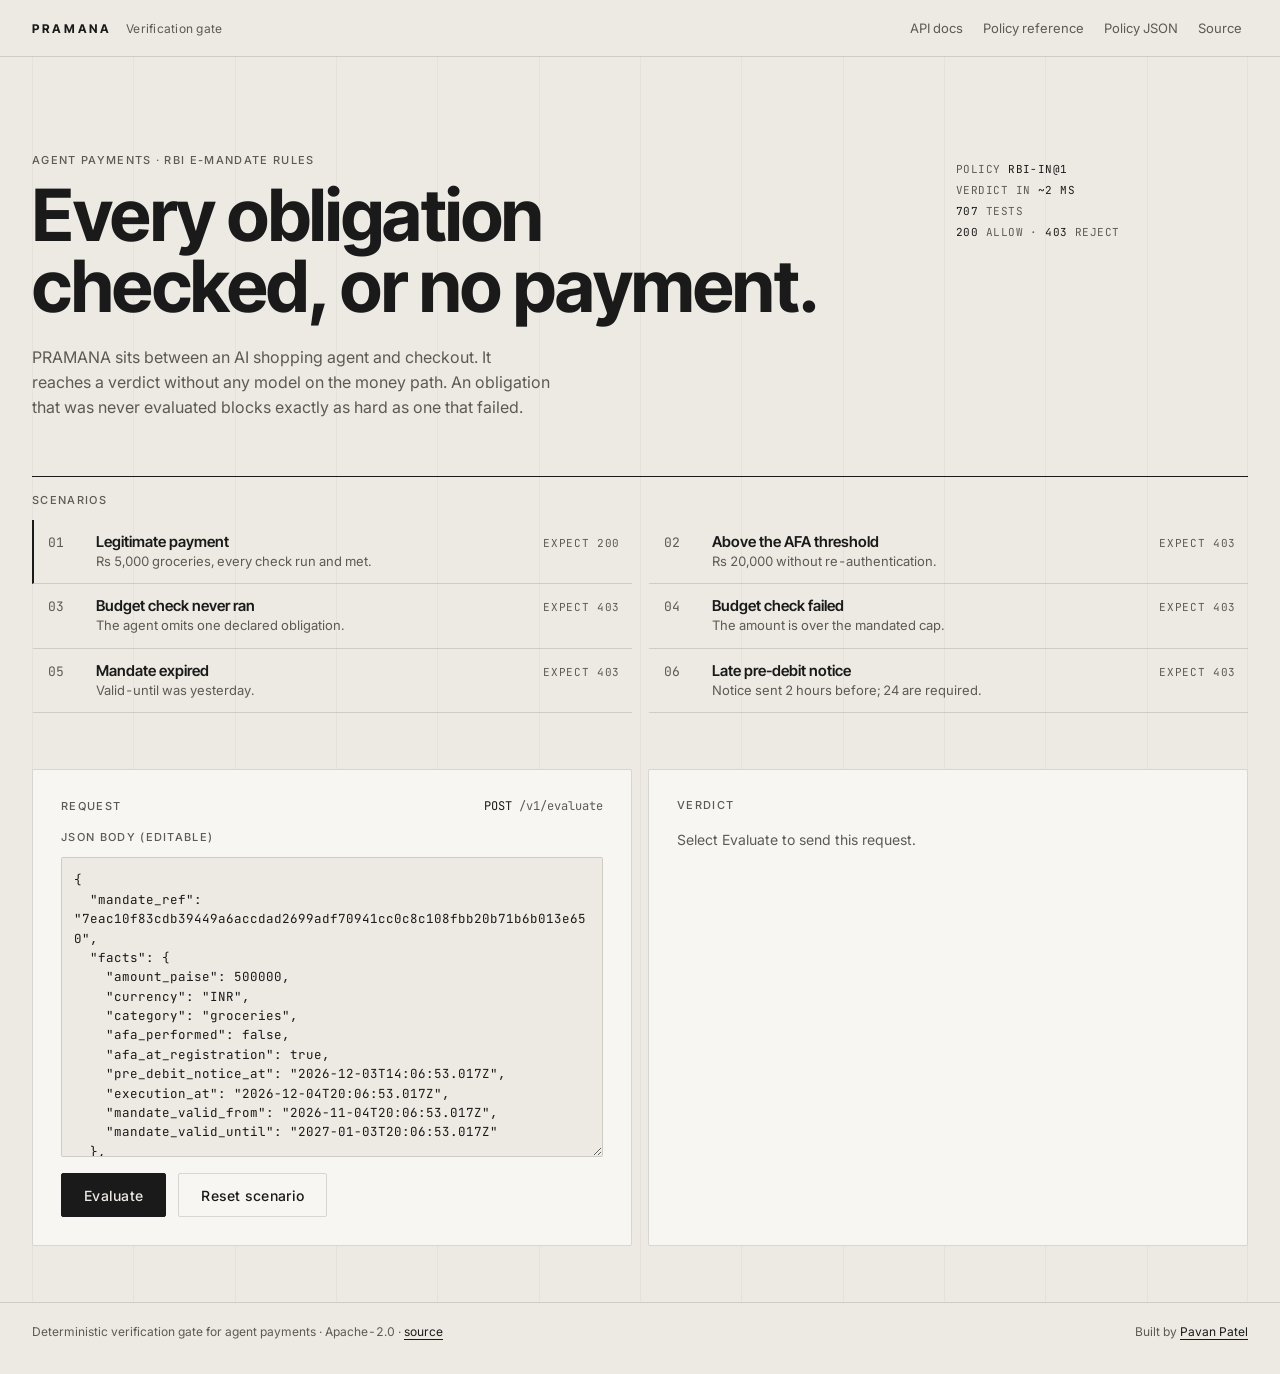
<file: public/index.html>
<!doctype html>
<html lang="en">
<head>
<meta charset="utf-8">
<meta name="viewport" content="width=device-width, initial-scale=1">
<title>PRAMANA · Verification gate for agent payments</title>
<meta name="description" content="A deterministic verification gate between AI shopping agents and payment. Send a scenario and see the verdict, the blocking obligations and the evidence.">
<meta name="theme-color" content="#EDEAE3">
<link rel="preconnect" href="https://fonts.googleapis.com">
<link rel="preconnect" href="https://fonts.gstatic.com" crossorigin>
<link rel="stylesheet" href="https://fonts.googleapis.com/css2?family=Inter+Tight:wght@600;700&family=Inter:wght@400;500&family=JetBrains+Mono:wght@400&display=swap">
<style>
  :root {
    --paper: #EDEAE3; --surface: #F7F6F2; --ink: #1A1A1A; --muted: #5C5A55;
    --rule: rgba(26,26,26,.14); --grid: rgba(26,26,26,.04);
    --reject: #E0201B; --allow: #1F6B3A; --focus: #1A1A1A;
    --display: "Inter Tight", "Helvetica Neue", Arial, sans-serif;
    --ui: "Inter", system-ui, -apple-system, "Segoe UI", Roboto, Arial, sans-serif;
    --mono: "JetBrains Mono", ui-monospace, "Cascadia Mono", Menlo, Consolas, monospace;
    --gutter: clamp(16px, 3vw, 32px);
    color-scheme: light;
  }
  * { box-sizing: border-box; }
  html, body { margin: 0; }
  body { background: var(--paper); color: var(--ink); font: 400 15px/1.55 var(--ui); -webkit-font-smoothing: antialiased; font-variant-numeric: tabular-nums; overflow-x: hidden; }
  a { color: var(--ink); text-underline-offset: 3px; }
  :focus-visible { outline: 2px solid var(--focus); outline-offset: 2px; }
  .wrap { position: relative; max-width: 1280px; margin: 0 auto; padding: 0 var(--gutter); }

  /* 12-column grid rules: desktop only, 4% ink. */
  .grid { display: none; }
  @media (min-width: 960px) {
    .grid { display: grid; grid-template-columns: repeat(12, 1fr); position: absolute; top: 0; bottom: 0; left: var(--gutter); right: var(--gutter); pointer-events: none; }
    .grid span { border-left: 1px solid var(--grid); }
    .grid span:last-child { border-right: 1px solid var(--grid); }
  }
  .cols { position: relative; display: grid; grid-template-columns: repeat(12, minmax(0, 1fr)); column-gap: 16px; }

  .label { font: 500 11px/1.4 var(--ui); letter-spacing: .12em; text-transform: uppercase; color: var(--muted); margin: 0 0 12px; display: block; }

  .top { border-bottom: 1px solid var(--rule); }
  .top .wrap { display: flex; align-items: center; justify-content: space-between; gap: 16px; min-height: 56px; }
  .brand { font: 700 12px var(--display); letter-spacing: .24em; white-space: nowrap; }
  .brand span { color: var(--muted); font: 400 12px var(--ui); letter-spacing: .02em; margin-left: 14px; }
  .top nav { display: flex; gap: 8px; font-size: 13px; }
  .top nav a { color: var(--muted); text-decoration: none; white-space: nowrap; padding: 12px 6px; }
  .top nav a:hover { color: var(--ink); text-decoration: underline; }
  @media (max-width: 560px) { .brand span { display: none; } .top nav { gap: 2px; } }

  header.intro { padding: clamp(40px, 8vw, 96px) 0 clamp(32px, 5vw, 56px); }
  header.intro .head { grid-column: 1 / -1; }
  h1 { font: 700 clamp(34px, 6vw, 72px)/0.98 var(--display); letter-spacing: -.02em; margin: 0; }
  .lede { grid-column: 1 / -1; margin: 24px 0 0; max-width: 52ch; color: var(--muted); font-size: 16px; }
  .meta { grid-column: 1 / -1; margin: 28px 0 0; padding: 0; list-style: none; font: 400 11px/1.9 var(--mono); letter-spacing: .04em; text-transform: uppercase; color: var(--muted); }
  .meta b { color: var(--ink); font-weight: 400; }
  @media (min-width: 960px) {
    header.intro .head { grid-column: 1 / 9; grid-row: 1 / 3; }
    .meta { grid-column: 10 / 13; grid-row: 1; margin: 6px 0 0; }
    .lede { grid-column: 1 / 7; grid-row: 3; }
  }

  .block { position: relative; padding: 0 0 clamp(32px, 5vw, 56px); }
  .block > .label { padding-top: 16px; border-top: 1px solid var(--ink); }

  .cases { list-style: none; margin: 0; padding: 0; display: grid; grid-template-columns: 1fr; column-gap: 16px; }
  @media (min-width: 960px) { .cases { grid-template-columns: repeat(2, 1fr); } }
  .case { display: grid; grid-template-columns: 40px 1fr auto; column-gap: 8px; align-items: baseline; text-align: left; width: 100%; min-height: 56px; padding: 12px 12px 12px 14px; border: 0; border-left: 2px solid transparent; border-bottom: 1px solid var(--rule); border-radius: 0; background: transparent; color: inherit; font: inherit; cursor: pointer; transition: opacity 120ms; }
  .case:hover { border-left-color: var(--rule); }
  .case[aria-pressed="true"] { border-left-color: var(--ink); }
  .case .num { font: 400 13px var(--mono); color: var(--muted); grid-row: 1 / 3; }
  .case .t { font: 600 15px var(--display); }
  .case .n { grid-column: 2 / 4; grid-row: 2; font-size: 13px; color: var(--muted); }
  .case .x { grid-column: 3; grid-row: 1; white-space: nowrap; font: 400 11px var(--mono); color: var(--muted); text-transform: uppercase; letter-spacing: .06em; }

  .panes { display: grid; grid-template-columns: 1fr; gap: 40px 16px; }
  @media (min-width: 960px) { .panes { grid-template-columns: repeat(2, minmax(0, 1fr)); } }
  .pane { min-width: 0; background: var(--surface); border: 1px solid var(--rule); border-radius: 2px; padding: clamp(16px, 2.2vw, 28px); }
  .pane .hd { display: flex; align-items: baseline; justify-content: space-between; gap: 12px; margin-bottom: 16px; }
  .pane .hd .label { margin: 0; }
  .endpoint { font: 400 12px var(--mono); color: var(--muted); }
  .endpoint b { color: var(--ink); font-weight: 400; }

  textarea { display: block; width: 100%; min-height: 300px; resize: vertical; border: 1px solid var(--rule); border-radius: 2px; background: var(--paper); color: var(--ink); padding: 12px; font: 400 12.5px/1.55 var(--mono); }
  .actions { display: flex; flex-wrap: wrap; align-items: center; gap: 12px; margin-top: 16px; }
  .btn { appearance: none; border: 1px solid var(--ink); background: var(--ink); color: var(--paper); font: 500 14px var(--ui); letter-spacing: .02em; padding: 0 22px; min-height: 44px; border-radius: 2px; cursor: pointer; transition: opacity 120ms; }
  .btn:hover { opacity: .85; }
  .btn[disabled] { opacity: .5; cursor: progress; }
  .btn.ghost { background: transparent; color: var(--ink); border-color: var(--rule); }
  .btn.ghost:hover { border-color: var(--ink); opacity: 1; }
  .hint { font-size: 13px; color: var(--muted); }
  .error { color: var(--ink); font-size: 13px; border-left: 2px solid var(--reject); padding-left: 8px; }

  .verdict { padding: 0 0 16px; border-bottom: 1px solid var(--rule); }
  .verdict .badge { display: block; font: 700 clamp(28px, 4vw, 48px)/1.02 var(--display); letter-spacing: -.02em; }
  .verdict.allow .badge { color: var(--allow); }
  .verdict.reject .badge { color: var(--reject); }
  .verdict .what { display: block; margin-top: 8px; font-size: 13px; color: var(--muted); }
  .metrics { display: grid; grid-template-columns: repeat(3, minmax(0, 1fr)); gap: 16px; margin: 16px 0 24px; }
  .metrics dt { font: 500 11px var(--ui); letter-spacing: .12em; text-transform: uppercase; color: var(--muted); }
  .metrics dd { margin: 4px 0 0; font: 400 14px var(--mono); overflow-wrap: anywhere; }
  .blocking { margin: 0 0 24px; padding: 0; list-style: none; display: grid; gap: 4px; }
  .blocking li { font: 400 13px/1.5 var(--mono); display: flex; gap: 10px; overflow-wrap: anywhere; }
  .blocking .sq { color: var(--reject); }
  details summary { cursor: pointer; font-size: 13px; color: var(--muted); min-height: 44px; display: flex; align-items: center; }
  pre { margin: 4px 0 0; max-height: 380px; overflow: auto; background: var(--paper); border: 1px solid var(--rule); border-radius: 2px; padding: 12px; font: 400 12px/1.5 var(--mono); }
  .empty { color: var(--muted); font-size: 14px; margin: 0; }

  footer { border-top: 1px solid var(--rule); padding: 20px 0 32px; font-size: 12px; color: var(--muted); }
  footer .wrap { display: flex; flex-wrap: wrap; gap: 8px 24px; justify-content: space-between; }
  footer a { color: var(--ink); }
  @media (prefers-reduced-motion: reduce) { * { transition: none !important; } }
</style>
</head>
<body>
<div class="top"><div class="wrap">
  <div class="brand">PRAMANA<span>Verification gate</span></div>
  <nav aria-label="Links">
    <a href="/docs">API docs</a>
    <a href="/policy.html">Policy reference</a>
    <a href="/v1/policy">Policy JSON</a>
    <a href="https://github.com/CODER7657/pramana">Source</a>
  </nav>
</div></div>

<div class="wrap">
  <div class="grid" id="grid" aria-hidden="true"></div>

  <header class="intro cols">
    <div class="head">
      <p class="label">Agent payments · RBI e-mandate rules</p>
      <h1>Every obligation checked, or no payment.</h1>
    </div>
    <ul class="meta" aria-label="Facts">
      <li>Policy <b>rbi-in@1</b></li>
      <li>Verdict in <b>~2 ms</b></li>
      <li><b>707</b> tests</li>
      <li><b>200</b> allow · <b>403</b> reject</li>
    </ul>
    <p class="lede">PRAMANA sits between an AI shopping agent and checkout. It reaches a verdict without any model on the money path. An obligation that was never evaluated blocks exactly as hard as one that failed.</p>
  </header>

  <main>
    <section class="block" aria-labelledby="scenarios-label">
      <p class="label" id="scenarios-label">Scenarios</p>
      <ol class="cases" id="cases" aria-labelledby="scenarios-label"></ol>
    </section>

    <div class="panes block">
      <section class="pane" aria-labelledby="request-label">
        <div class="hd"><span class="label" id="request-label">Request</span><span class="endpoint"><b>POST</b> /v1/evaluate</span></div>
        <label for="body" class="label">JSON body (editable)</label>
        <textarea id="body" spellcheck="false" aria-describedby="status"></textarea>
        <div class="actions">
          <button class="btn" id="send" type="button">Evaluate</button>
          <button class="btn ghost" id="reset" type="button">Reset scenario</button>
          <span class="hint" id="status" role="status"></span>
        </div>
      </section>

      <section class="pane" aria-labelledby="verdict-label">
        <div class="hd"><span class="label" id="verdict-label">Verdict</span><span class="endpoint" id="trace"></span></div>
        <div id="result" aria-live="polite"><p class="empty">Choose a scenario and select Evaluate.</p></div>
      </section>
    </div>
  </main>
</div>

<footer><div class="wrap">
  <span>Deterministic verification gate for agent payments · Apache-2.0 · <a href="https://github.com/CODER7657/pramana">source</a></span>
  <span>Built by <a href="https://pavanpatel.vercel.app">Pavan Patel</a></span>
</div></footer>

<script>
(() => {
  const hours = (h) => new Date(Date.now() + h * 3600e3).toISOString();
  const ob = (id, source, status = 'satisfied') => ({ id, status, source, detail: `${id} evaluated` });
  const REF = '7eac10f83cdb39449a6accdad2699adf70941cc0c8c108fbb20b71b6b013e650';
  const base = () => ({
    mandate_ref: REF,
    facts: {
      amount_paise: 500000, currency: 'INR', category: 'groceries',
      afa_performed: false, afa_at_registration: true,
      pre_debit_notice_at: hours(-30), execution_at: hours(0),
      mandate_valid_from: hours(-24 * 30), mandate_valid_until: hours(24 * 30),
    },
    protocol_obligations: ['chain.verified', 'chain.nonce_fresh', 'chain.disclosures_pinned'].map((i) => ob(i, 'protocol')),
    mandate_obligations: ['mandate.budget', 'mandate.payee_in_scope', 'mandate.not_expired'].map((i) => ob(i, 'mandate')),
    merchant_obligations: [ob('merchant.category_allowed', 'merchant')],
  });
  const cases = [
    { t: 'Legitimate payment', n: 'Rs 5,000 groceries, every check run and met.', x: 'expect 200', make: base },
    { t: 'Above the AFA threshold', n: 'Rs 20,000 without re-authentication.', x: 'expect 403',
      make: () => { const b = base(); b.facts.amount_paise = 2000000; return b; } },
    { t: 'Budget check never ran', n: 'The agent omits one declared obligation.', x: 'expect 403',
      make: () => { const b = base(); b.mandate_obligations = b.mandate_obligations.filter((o) => o.id !== 'mandate.budget'); return b; } },
    { t: 'Budget check failed', n: 'The amount is over the mandated cap.', x: 'expect 403',
      make: () => { const b = base(); b.mandate_obligations[0].status = 'violated'; return b; } },
    { t: 'Mandate expired', n: 'Valid-until was yesterday.', x: 'expect 403',
      make: () => { const b = base(); b.facts.mandate_valid_until = hours(-24); return b; } },
    { t: 'Late pre-debit notice', n: 'Notice sent 2 hours before; 24 are required.', x: 'expect 403',
      make: () => { const b = base(); b.facts.pre_debit_notice_at = hours(-2); return b; } },
  ];

  const $ = (id) => document.getElementById(id);
  const el = (tag, cls, text) => { const e = document.createElement(tag); if (cls) e.className = cls; if (text != null) e.textContent = text; return e; };
  let current = 0;

  cases.forEach((c, i) => {
    const li = el('li');
    const b = el('button', 'case');
    b.type = 'button';
    b.setAttribute('aria-pressed', 'false');
    b.append(el('span', 'num', String(i + 1).padStart(2, '0')),
             el('span', 't', c.t), el('span', 'n', c.n), el('span', 'x', c.x));
    b.addEventListener('click', () => pick(i));
    li.append(b);
    $('cases').append(li);
  });

  // Decorative 12-column rules (visible on desktop only, see CSS).
  for (let i = 0; i < 12; i++) $('grid').append(el('span'));

  function pick(i) {
    current = i;
    [...$('cases').children].forEach((li, j) => li.firstChild.setAttribute('aria-pressed', String(i === j)));
    $('body').value = JSON.stringify(cases[i].make(), null, 2);
    $('status').textContent = '';
    $('trace').textContent = '';
    $('result').replaceChildren(el('p', 'empty', 'Select Evaluate to send this request.'));
  }

  function metric(label, value) {
    const d = el('div');
    d.append(el('dt', null, label), el('dd', null, value || '—'));
    return d;
  }

  async function send() {
    let payload;
    try { payload = JSON.parse($('body').value); }
    catch { $('status').className = 'error'; $('status').textContent = 'The request is not valid JSON.'; return; }
    $('status').className = 'hint';
    $('status').textContent = 'Evaluating…';
    $('send').disabled = true;
    try {
      const r = await fetch('/v1/evaluate', { method: 'POST', headers: { 'content-type': 'application/json' }, body: JSON.stringify(payload) });
      const data = await r.json().catch(() => ({}));
      const allowed = r.status === 200;
      const box = el('div', 'verdict ' + (allowed ? 'allow' : 'reject'));
      const word = data.decision ? String(data.decision).toUpperCase() : 'NO DECISION';
      box.append(el('span', 'badge', `HTTP ${r.status} \u00b7 ${word}`),
                 el('span', 'what', data.decision ? `Decision: ${data.decision}` : (r.status === 400 ? 'Malformed request, no decision reached' : 'No decision reached')));
      const dl = el('dl', 'metrics');
      dl.append(metric('Server time', r.headers.get('x-pramana-elapsed-ms') ? `${r.headers.get('x-pramana-elapsed-ms')} ms` : ''),
                metric('Policy', r.headers.get('x-pramana-policy-version')),
                metric('Ledger record', data.ledger_sequence != null ? `#${data.ledger_sequence}` : ''));
      const parts = [box, dl];
      if (Array.isArray(data.blocking) && data.blocking.length) {
        parts.push(el('p', 'label', 'Blocking obligations'));
        const ul = el('ul', 'blocking');
        data.blocking.forEach((id) => {
          const li = el('li');
          const mark = el('span', 'sq', '\u25a0');
          mark.setAttribute('aria-hidden', 'true');
          li.append(mark, el('span', null, id));
          ul.append(li);
        });
        parts.push(ul);
      }
      const det = el('details');
      det.append(el('summary', null, 'Full response'), el('pre', null, JSON.stringify(data, null, 2)));
      parts.push(det);
      $('result').replaceChildren(...parts);
      $('trace').textContent = data.trace_id ? `trace ${String(data.trace_id).slice(0, 12)}` : '';
      $('status').textContent = '';
    } catch {
      $('status').className = 'error';
      $('status').textContent = 'Could not reach the gate. Please try again.';
    } finally {
      $('send').disabled = false;
    }
  }

  $('send').addEventListener('click', send);
  $('reset').addEventListener('click', () => pick(current));
  pick(0);
})();
</script>
</body>
</html>
</file>
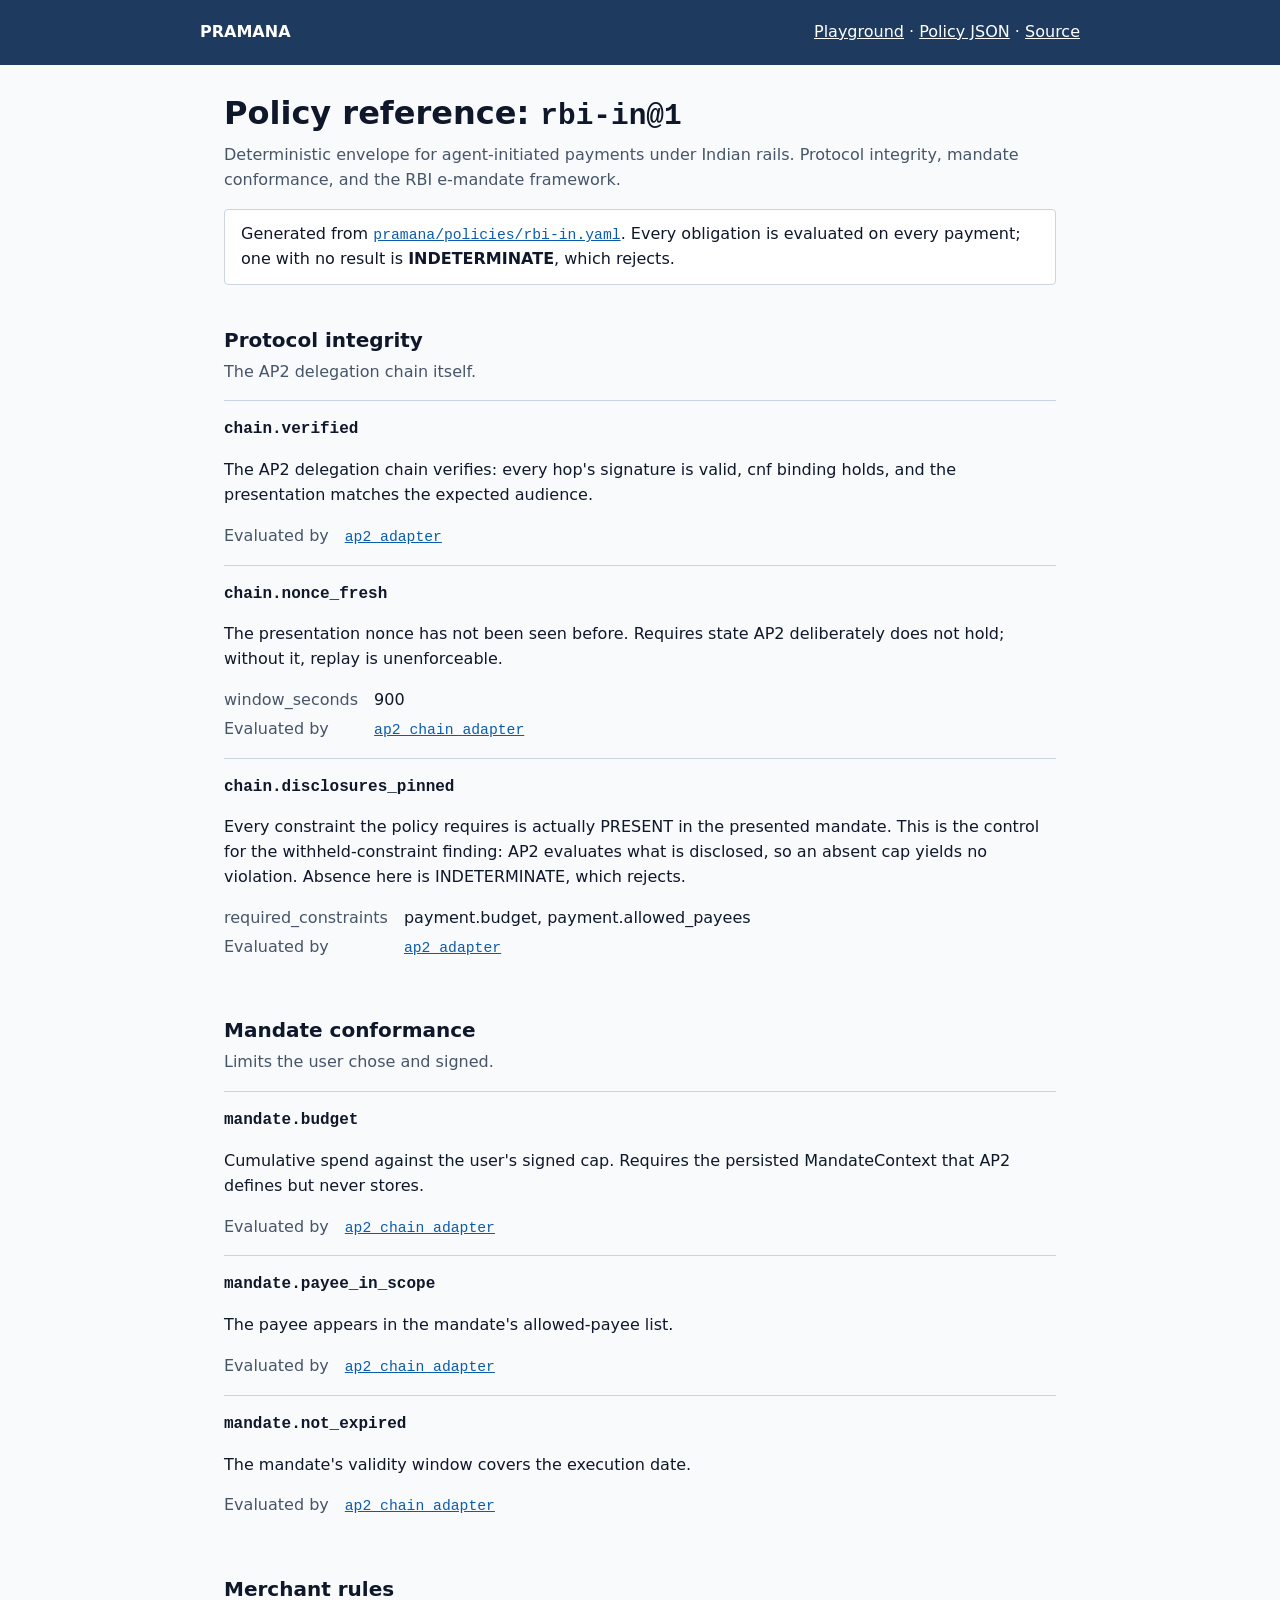
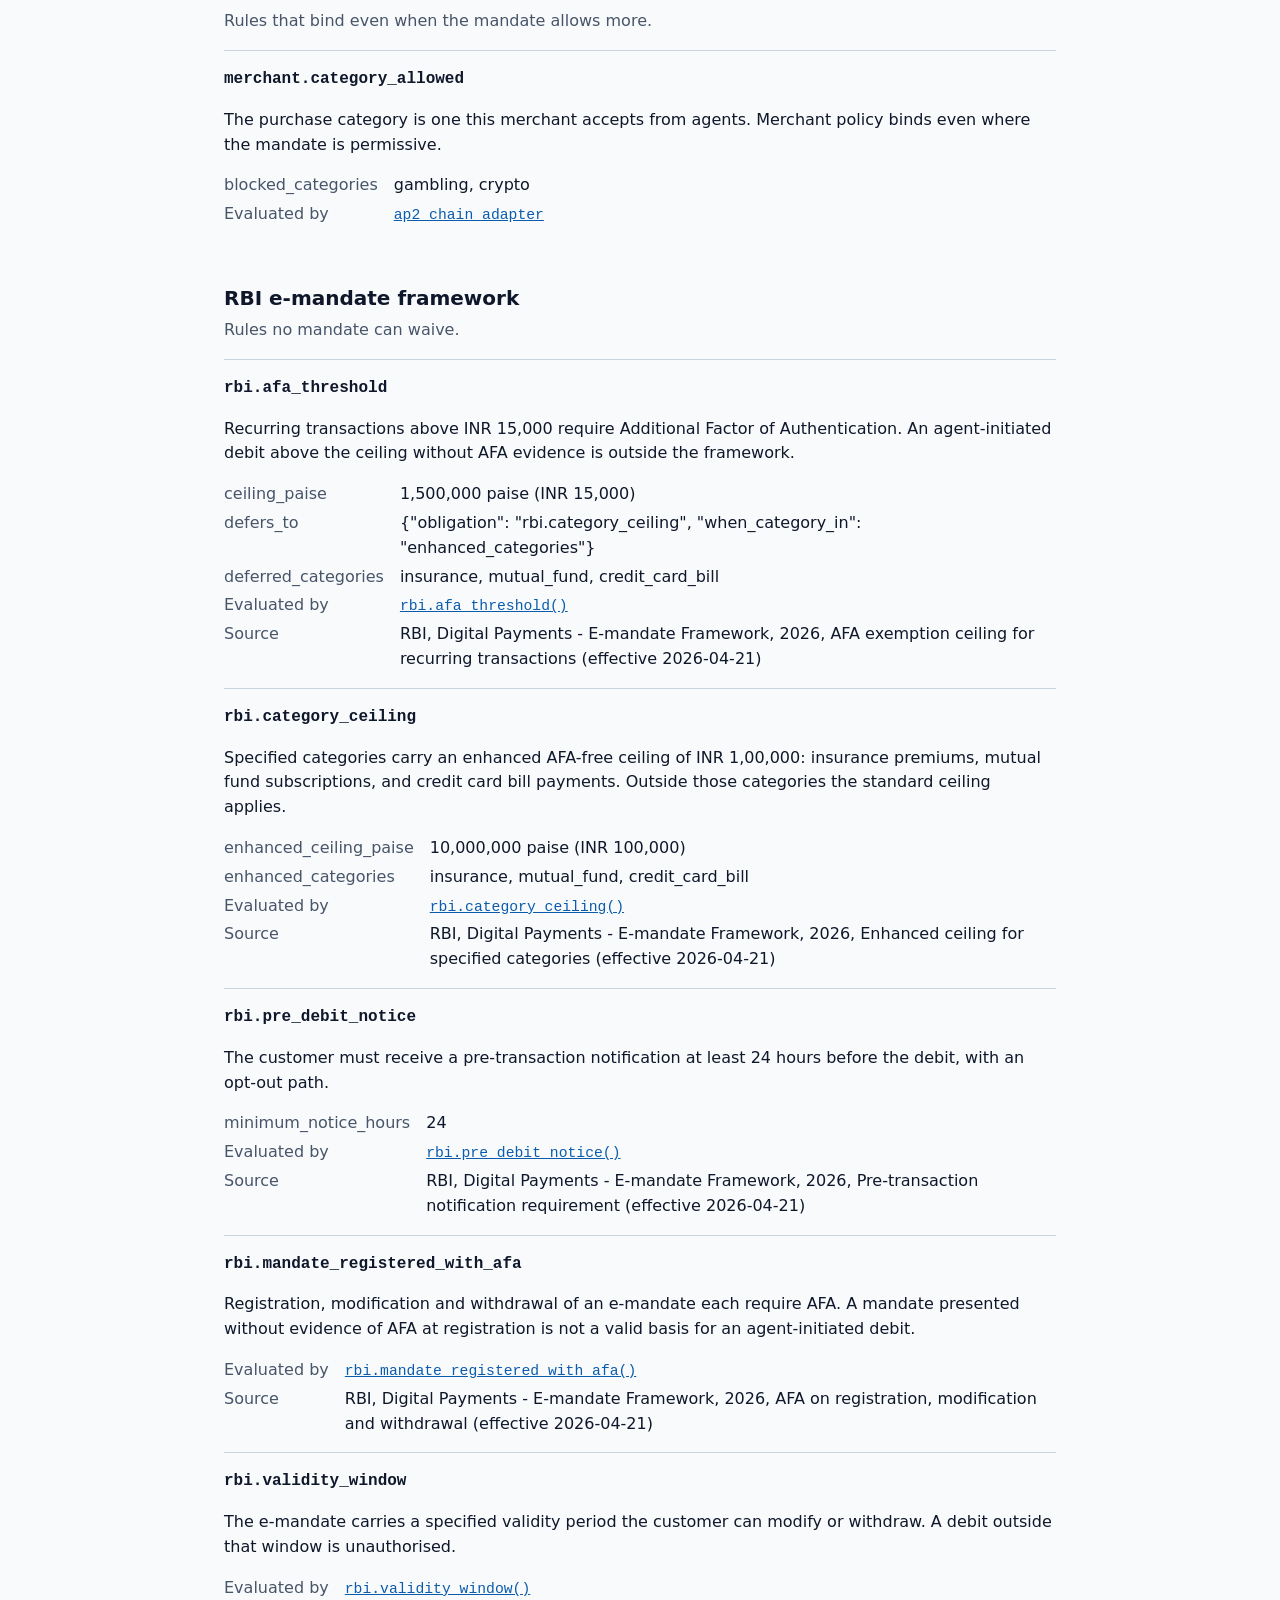
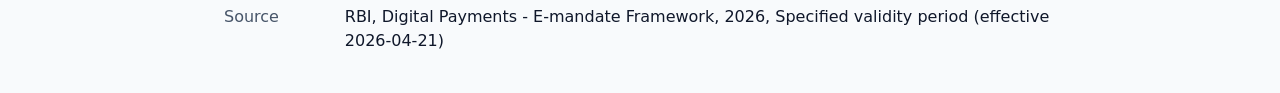
<file: public/policy.html>
<!doctype html>
<html lang="en"><head><meta charset="utf-8">
<meta name="viewport" content="width=device-width, initial-scale=1">
<title>PRAMANA policy reference: rbi-in@1</title>
<meta name="description" content="Every obligation in the rbi-in@1 policy, its parameters, the code that evaluates it, and its source.">
<style>:root{--ink:#0f172a;--muted:#475569;--rule:#cbd5e1;--paper:#f8fafc;--navy:#1e3a5f;--accent:#0b5cad}
*{box-sizing:border-box}body{margin:0;background:var(--paper);color:var(--ink);
font:16px/1.55 Inter,system-ui,-apple-system,"Segoe UI",sans-serif}
header{background:var(--navy);color:#fff;padding:20px 24px}header a{color:#fff}
header .row{max-width:880px;margin:0 auto;display:flex;justify-content:space-between;gap:16px;flex-wrap:wrap}
main{max-width:880px;margin:0 auto;padding:24px}
h1{font-size:clamp(1.5rem,1.2rem + 1.5vw,2rem);margin:0 0 4px}h2{margin:40px 0 4px;font-size:1.25rem}
.lede{color:var(--muted);margin:0 0 16px}
article{border-top:1px solid var(--rule);padding:16px 0}
code,.id{font-family:"JetBrains Mono",ui-monospace,Consolas,monospace;font-size:.92em}
.id{font-weight:600;font-size:1rem}
dl{display:grid;grid-template-columns:max-content 1fr;gap:4px 16px;margin:8px 0 0}
dt{color:var(--muted)}dd{margin:0;overflow-wrap:anywhere}
a{color:var(--accent)}a:focus-visible{outline:2px solid var(--accent);outline-offset:2px}
.note{background:#fff;border:1px solid var(--rule);padding:12px 16px;border-radius:4px}
@media (max-width:560px){dl{grid-template-columns:1fr}dt{margin-top:6px}}</style></head><body>
<header><div class="row"><strong>PRAMANA</strong>
<nav aria-label="Links"><a href="/">Playground</a> · <a href="/v1/policy">Policy JSON</a> · <a href="https://github.com/CODER7657/pramana">Source</a></nav></div></header>
<main>
<h1>Policy reference: <code>rbi-in@1</code></h1>
<p class="lede">Deterministic envelope for agent-initiated payments under Indian rails. Protocol integrity, mandate conformance, and the RBI e-mandate framework.</p>
<p class="note">Generated from <a href="https://github.com/CODER7657/pramana/blob/main/pramana/policies/rbi-in.yaml"><code>pramana/policies/rbi-in.yaml</code></a>. Every obligation is evaluated on every payment; one with no result is <strong>INDETERMINATE</strong>, which rejects.</p>
<h2>Protocol integrity</h2>
<p class="lede">The AP2 delegation chain itself.</p>
<article id="chain.verified"><div class="id">chain.verified</div>
<p>The AP2 delegation chain verifies: every hop&#x27;s signature is valid, cnf binding holds, and the presentation matches the expected audience.</p><dl>
<dt>Evaluated by</dt><dd><a href="https://github.com/CODER7657/pramana/blob/main/pramana/adapters/ap2.py#L222"><code>ap2 adapter</code></a></dd>
</dl></article>
<article id="chain.nonce_fresh"><div class="id">chain.nonce_fresh</div>
<p>The presentation nonce has not been seen before. Requires state AP2 deliberately does not hold; without it, replay is unenforceable.</p><dl>
<dt>window_seconds</dt><dd>900</dd>
<dt>Evaluated by</dt><dd><a href="https://github.com/CODER7657/pramana/blob/main/pramana/adapters/ap2_chain.py#L264"><code>ap2_chain adapter</code></a></dd>
</dl></article>
<article id="chain.disclosures_pinned"><div class="id">chain.disclosures_pinned</div>
<p>Every constraint the policy requires is actually PRESENT in the presented mandate. This is the control for the withheld-constraint finding: AP2 evaluates what is disclosed, so an absent cap yields no violation. Absence here is INDETERMINATE, which rejects.</p><dl>
<dt>required_constraints</dt><dd>payment.budget, payment.allowed_payees</dd>
<dt>Evaluated by</dt><dd><a href="https://github.com/CODER7657/pramana/blob/main/pramana/adapters/ap2.py#L224"><code>ap2 adapter</code></a></dd>
</dl></article>
<h2>Mandate conformance</h2>
<p class="lede">Limits the user chose and signed.</p>
<article id="mandate.budget"><div class="id">mandate.budget</div>
<p>Cumulative spend against the user&#x27;s signed cap. Requires the persisted MandateContext that AP2 defines but never stores.</p><dl>
<dt>Evaluated by</dt><dd><a href="https://github.com/CODER7657/pramana/blob/main/pramana/adapters/ap2_chain.py#L204"><code>ap2_chain adapter</code></a></dd>
</dl></article>
<article id="mandate.payee_in_scope"><div class="id">mandate.payee_in_scope</div>
<p>The payee appears in the mandate&#x27;s allowed-payee list.</p><dl>
<dt>Evaluated by</dt><dd><a href="https://github.com/CODER7657/pramana/blob/main/pramana/adapters/ap2_chain.py#L219"><code>ap2_chain adapter</code></a></dd>
</dl></article>
<article id="mandate.not_expired"><div class="id">mandate.not_expired</div>
<p>The mandate&#x27;s validity window covers the execution date.</p><dl>
<dt>Evaluated by</dt><dd><a href="https://github.com/CODER7657/pramana/blob/main/pramana/adapters/ap2_chain.py#L226"><code>ap2_chain adapter</code></a></dd>
</dl></article>
<h2>Merchant rules</h2>
<p class="lede">Rules that bind even when the mandate allows more.</p>
<article id="merchant.category_allowed"><div class="id">merchant.category_allowed</div>
<p>The purchase category is one this merchant accepts from agents. Merchant policy binds even where the mandate is permissive.</p><dl>
<dt>blocked_categories</dt><dd>gambling, crypto</dd>
<dt>Evaluated by</dt><dd><a href="https://github.com/CODER7657/pramana/blob/main/pramana/adapters/ap2_chain.py#L233"><code>ap2_chain adapter</code></a></dd>
</dl></article>
<h2>RBI e-mandate framework</h2>
<p class="lede">Rules no mandate can waive.</p>
<article id="rbi.afa_threshold"><div class="id">rbi.afa_threshold</div>
<p>Recurring transactions above INR 15,000 require Additional Factor of Authentication. An agent-initiated debit above the ceiling without AFA evidence is outside the framework.</p><dl>
<dt>ceiling_paise</dt><dd>1,500,000 paise (INR 15,000)</dd>
<dt>defers_to</dt><dd>{&quot;obligation&quot;: &quot;rbi.category_ceiling&quot;, &quot;when_category_in&quot;: &quot;enhanced_categories&quot;}</dd>
<dt>deferred_categories</dt><dd>insurance, mutual_fund, credit_card_bill</dd>
<dt>Evaluated by</dt><dd><a href="https://github.com/CODER7657/pramana/blob/main/pramana/kernel/verify/rbi.py#L108"><code>rbi.afa_threshold()</code></a></dd>
<dt>Source</dt><dd>RBI, Digital Payments - E-mandate Framework, 2026, AFA exemption ceiling for recurring transactions (effective 2026-04-21)</dd>
</dl></article>
<article id="rbi.category_ceiling"><div class="id">rbi.category_ceiling</div>
<p>Specified categories carry an enhanced AFA-free ceiling of INR 1,00,000: insurance premiums, mutual fund subscriptions, and credit card bill payments. Outside those categories the standard ceiling applies.</p><dl>
<dt>enhanced_ceiling_paise</dt><dd>10,000,000 paise (INR 100,000)</dd>
<dt>enhanced_categories</dt><dd>insurance, mutual_fund, credit_card_bill</dd>
<dt>Evaluated by</dt><dd><a href="https://github.com/CODER7657/pramana/blob/main/pramana/kernel/verify/rbi.py#L178"><code>rbi.category_ceiling()</code></a></dd>
<dt>Source</dt><dd>RBI, Digital Payments - E-mandate Framework, 2026, Enhanced ceiling for specified categories (effective 2026-04-21)</dd>
</dl></article>
<article id="rbi.pre_debit_notice"><div class="id">rbi.pre_debit_notice</div>
<p>The customer must receive a pre-transaction notification at least 24 hours before the debit, with an opt-out path.</p><dl>
<dt>minimum_notice_hours</dt><dd>24</dd>
<dt>Evaluated by</dt><dd><a href="https://github.com/CODER7657/pramana/blob/main/pramana/kernel/verify/rbi.py#L227"><code>rbi.pre_debit_notice()</code></a></dd>
<dt>Source</dt><dd>RBI, Digital Payments - E-mandate Framework, 2026, Pre-transaction notification requirement (effective 2026-04-21)</dd>
</dl></article>
<article id="rbi.mandate_registered_with_afa"><div class="id">rbi.mandate_registered_with_afa</div>
<p>Registration, modification and withdrawal of an e-mandate each require AFA. A mandate presented without evidence of AFA at registration is not a valid basis for an agent-initiated debit.</p><dl>
<dt>Evaluated by</dt><dd><a href="https://github.com/CODER7657/pramana/blob/main/pramana/kernel/verify/rbi.py#L272"><code>rbi.mandate_registered_with_afa()</code></a></dd>
<dt>Source</dt><dd>RBI, Digital Payments - E-mandate Framework, 2026, AFA on registration, modification and withdrawal (effective 2026-04-21)</dd>
</dl></article>
<article id="rbi.validity_window"><div class="id">rbi.validity_window</div>
<p>The e-mandate carries a specified validity period the customer can modify or withdraw. A debit outside that window is unauthorised.</p><dl>
<dt>Evaluated by</dt><dd><a href="https://github.com/CODER7657/pramana/blob/main/pramana/kernel/verify/rbi.py#L295"><code>rbi.validity_window()</code></a></dd>
<dt>Source</dt><dd>RBI, Digital Payments - E-mandate Framework, 2026, Specified validity period (effective 2026-04-21)</dd>
</dl></article>
</main></body></html>
</file>
